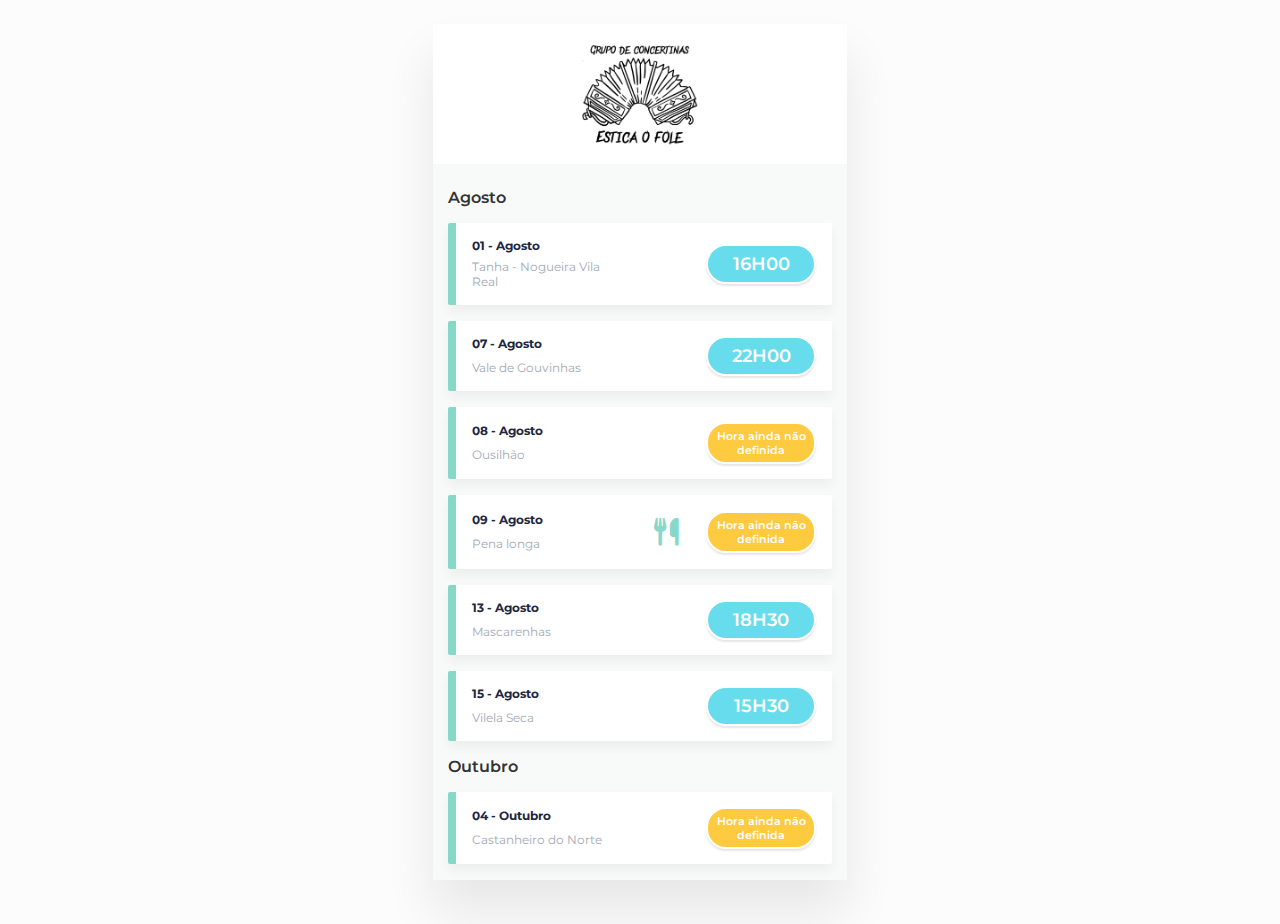
<file: index.html>
<!DOCTYPE html>
<html lang="en">
<head>
  <meta charset="UTF-8">
  <meta name="viewport" content="width=device-width, initial-scale=1.0">
  <meta http-equiv="X-UA-Compatible" content="ie=edge">
  <meta property="og:image" content="https://mca8.github.io/esticaofoleagenda/logo.png" />
  <title>Calendar Estica o Fole</title>
  <link rel="icon" href="esticaofole-favicon.jpg" sizes="32x32" />
  <link href="https://fonts.googleapis.com/css?family=Montserrat:400,600,700" rel="stylesheet">
  <link rel="stylesheet" href="https://code.ionicframework.com/ionicons/2.0.1/css/ionicons.min.css">
  <link rel="stylesheet" href="https://cdnjs.cloudflare.com/ajax/libs/font-awesome/6.7.2/css/all.min.css" referrerpolicy="no-referrer" />
  <link rel="stylesheet" href="style.css">
</head>
<body>
  <div class="main-container-wrapper">
    <main>
      <div class="calendar-container">
        <div class="calendar-container__header">
          <div class="d-flex justify-center">
            <img src="logo.png" class="class-img" alt="Estica o Fole">
          </div>
          <!-- <h2 class="calendar-container__title"></h2> -->
        </div>
      </div>
      <div class="events-container containerJaneiro" style="display: none;">
        <span class="events__title">Janeiro</span>
        <ul class="events__list Janeiro"></ul>
      </div>
      <div class="events-container containerFevereiro" style="display: none;">
        <span class="events__title">Fevereiro</span>
        <ul class="events__list Fevereiro"></ul>
      </div>
      <div class="events-container containerMarco" style="display: none;">
        <span class="events__title">Março</span>
        <ul class="events__list Marco"></ul>
      </div>
      <div class="events-container containerAbril" style="display: none;">
        <span class="events__title">Abril</span>
        <ul class="events__list Abril"></ul>
      </div>
      <div class="events-container containerMaio" style="display: none;">
        <span class="events__title">Maio</span>
        <ul class="events__list Maio"></ul>
      </div>
      <div class="events-container containerJunho" style="display: none;">
        <span class="events__title">Junho</span>
        <ul class="events__list Junho"></ul>
      </div>
      <div class="events-container containerJulho" style="display: none;">
        <span class="events__title">Julho</span>
        <ul class="events__list Julho"></ul>
      </div>
      <div class="events-container containerAgosto" style="display: none;">
        <span class="events__title">Agosto</span>
        <ul class="events__list Agosto"></ul>
      </div>
      <div class="events-container containerSetembro" style="display: none;">
        <span class="events__title">Setembro</span>
        <ul class="events__list Setembro"></ul>
      </div>
      <div class="events-container containerOutubro" style="display: none;">
        <span class="events__title">Outubro</span>
        <ul class="events__list Outubro"></ul>
      </div>
      <div class="events-container containerNovembro" style="display: none;">
        <span class="events__title">Novembro</span>
        <ul class="events__list Novembro"></ul>
      </div>
      <div class="events-container containerDezembro" style="display: none;">
        <span class="events__title">Dezembro</span>
        <ul class="events__list Dezembro"></ul>
      </div>
    </main>
  </div>


  <script src="https://cdnjs.cloudflare.com/ajax/libs/jquery/3.7.1/jquery.min.js"></script>

  <script>

  jQuery(function() {


    var dateIn = new Date();
    let dateMonth = dateIn.getMonth()+1;
    let day = dateIn.getDate();

    console.log('mes-'+dateMonth+' / day-'+day);


    var festas = [];

    jQuery.getJSON('festas_general.json', function(data) {


      jQuery.each(data.festas, function(i, f) {

        if(f.hour === 0){
          hour = '<span class="events__tag events__tag--highlighted">Hora ainda não definida</span>';
        }else{
          hour = '<span class="events__tag date_big">'+f.hour+'H'+f.min+'</span>';
        }
        if(f.dinner === 0){
          dinner = '';
        }else{
            dinner = '<i class="fa-solid fa-utensils"></i>';
        }

        
        var tblRow = '<li class="events__item day-'+f.day+'"><div class="events__item--left"><span class="events__name">'+ f.day +' - '+ f.month +'</span><span class="events__date">'+ f.local +'</span></div><span class="events__tag events__tag--dinner">'+dinner+'</span>'+hour+'</li>';


          // ADD to content
          jQuery(tblRow).appendTo('.container'+f.month+' .events__list.'+f.month+'');

          // Verify dates to last with now date
          if(f.month_number < dateMonth){
            jQuery('.container'+f.month).css('display', 'none');

          }else{
            if(f.month_number == dateMonth && f.day <= day){
              jQuery('.container'+f.month).find('.day-'+f.day).css('display', 'none');
            }else if(f.month_number == dateMonth && f.day > day){
              jQuery('.container'+f.month).css('display', 'block');
            }else if(f.month_number > dateMonth){
              jQuery('.container'+f.month).css('display', 'block');
            }
          }
   

        
      });

    });

  });
  </script>
</body>
</html>
</file>
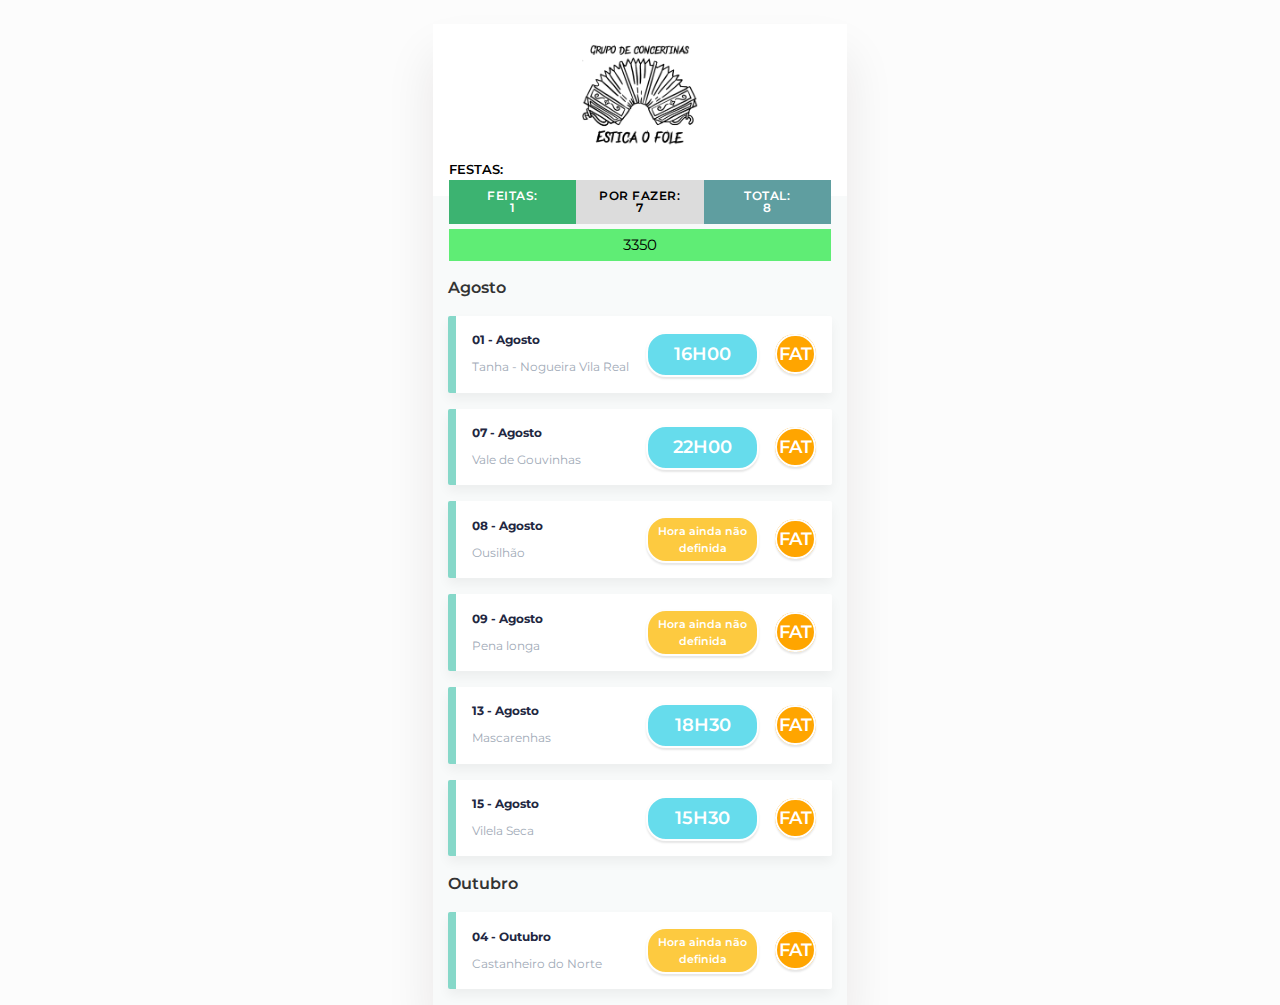
<file: admin.html>
<!DOCTYPE html>
<html lang="en">
<head>
  <meta charset="UTF-8">
  <meta name="viewport" content="width=device-width, initial-scale=1.0">
  <meta http-equiv="X-UA-Compatible" content="ie=edge">
  <title>Calendar Estica o Fole - Admin</title>
  <link rel="icon" href="esticaofole-favicon.jpg" sizes="32x32" />
  <link href="https://fonts.googleapis.com/css?family=Montserrat:400,600,700" rel="stylesheet">
  <link rel="stylesheet" href="https://code.ionicframework.com/ionicons/2.0.1/css/ionicons.min.css">
  <link rel="stylesheet" href="https://www.w3schools.com/w3css/4/w3.css">
  <link rel="stylesheet" href="style.css">
</head>
<body>
  <div class="w3-container">
    <div class="w3-modal modal_fat">
      <div class="w3-modal-content">
        <div class="w3-container">
          <span class="w3-button w3-display-topright close">&times;</span>
          <div class="fat_value">
            <p></p>
          </div>
        </div>
      </div>
    </div>
  </div>
  <div class="main-container-wrapper">
    <main>
      <div class="calendar-container">
        <div class="calendar-container__header">
          <div class="d-flex justify-center">
            <img src="logo.png" class="class-img" alt="Estica o Fole">
          </div>
          <!-- <h2 class="calendar-container__title"></h2> -->
        </div>
        <div class="count_festas">
          <p>festas:</p>
          <ul>
            <li><p>feitas: <br><span class="c-done"></span></p></li>
            <li><p>por fazer: <br><span class="c-open"></span></p></li>
            <li><p>total: <br><span class="c-total"></span></p></li>
          </ul>
        </div>
        <div class="count_festas_value"></div>
      </div>
      <div class="events-container containerJaneiro" style="display: none;">
        <span class="events__title">Janeiro</span>
        <ul class="events__list Janeiro"></ul>
      </div>
      <div class="events-container containerFevereiro" style="display: none;">
        <span class="events__title">Fevereiro</span>
        <ul class="events__list Fevereiro"></ul>
      </div>
      <div class="events-container containerMarco" style="display: none;">
        <span class="events__title">Março</span>
        <ul class="events__list Marco"></ul>
      </div>
      <div class="events-container containerAbril" style="display: none;">
        <span class="events__title">Abril</span>
        <ul class="events__list Abril"></ul>
      </div>
      <div class="events-container containerMaio" style="display: none;">
        <span class="events__title">Maio</span>
        <ul class="events__list Maio"></ul>
      </div>
      <div class="events-container containerJunho" style="display: none;">
        <span class="events__title">Junho</span>
        <ul class="events__list Junho"></ul>
      </div>
      <div class="events-container containerJulho" style="display: none;">
        <span class="events__title">Julho</span>
        <ul class="events__list Julho"></ul>
      </div>
      <div class="events-container containerAgosto" style="display: none;">
        <span class="events__title">Agosto</span>
        <ul class="events__list Agosto"></ul>
      </div>
      <div class="events-container containerSetembro" style="display: none;">
        <span class="events__title">Setembro</span>
        <ul class="events__list Setembro"></ul>
      </div>
      <div class="events-container containerOutubro" style="display: none;">
        <span class="events__title">Outubro</span>
        <ul class="events__list Outubro"></ul>
      </div>
      <div class="events-container containerNovembro" style="display: none;">
        <span class="events__title">Novembro</span>
        <ul class="events__list Novembro"></ul>
      </div>
      <div class="events-container containerDezembro" style="display: none;">
        <span class="events__title">Dezembro</span>
        <ul class="events__list Dezembro"></ul>
      </div>
    </main>
  </div>


  <script src="https://cdnjs.cloudflare.com/ajax/libs/jquery/3.7.1/jquery.min.js"></script>

  <script>

  jQuery(function() {


    var dateIn = new Date();
    let dateMonth = dateIn.getMonth()+1;
    let day = dateIn.getDate();
    let count_festas_done = 0;
    let count_festas_open = 0;
    let count_festas_total = 0;
    let festas_total_value = 0;



    var festas = [];

    jQuery.getJSON('festas_general.json', function(data) {


      jQuery.each(data.festas, function(i, f) {

        if(f.hour === 0){
          hour = '<span class="events__tag events__tag--highlighted">Hora ainda não definida</span>';
        }else{
          hour = '<span class="events__tag date_big">'+f.hour+'H'+f.min+'</span>';
        }

        if(f.fat === 0){
          fat = '';
        }else{
          fat = '<button class="btn" data-value="'+f.value+'"><span class="events__tag date_big fat_block">FAT</span></button>';
        }

        var tblRow = '<li class="events__item day-'+f.day+'"><div class="events__item--left"><span class="events__name">'+ f.day +' - '+ f.month +'</span><span class="events__date">'+ f.local +'</span></div>'+hour+' '+fat+'</li>';


          // ADD to content
          jQuery(tblRow).appendTo('.container'+f.month+' .events__list.'+f.month+'');

          // Verify dates to last with now date
          if(f.month_number < dateMonth){
            jQuery('.container'+f.month).css('display', 'none');
            jQuery('.container'+f.month).find('.day-'+f.day).css('display', 'none').addClass('festa-done');

          }else{
            if(f.month_number == dateMonth && f.day <= day){
              jQuery('.container'+f.month).find('.day-'+f.day).css('display', 'none').addClass('festa-done');
            }else if(f.month_number == dateMonth && f.day > day){
              jQuery('.container'+f.month).css('display', 'block');
              jQuery('.container'+f.month).find('.day-'+f.day).addClass('festa-open');
            }else if(f.month_number > dateMonth){
              jQuery('.container'+f.month).css('display', 'block');
              jQuery('.container'+f.month).find('.day-'+f.day).addClass('festa-open');
            }
          }

          count_festas_done = jQuery('.festa-done').length;
          count_festas_open = jQuery('.festa-open').length;
          festas_total_value += f.value;

          jQuery('.btn').click(function(){
            fat_value = jQuery(this).attr('data-value');
            jQuery('.modal_fat').find('.fat_value').html('<p>'+fat_value+'€</p>');
            jQuery('.modal_fat').css('display', 'block');
          });
      });

      count_festas_total = count_festas_done + count_festas_open;

      jQuery('.count_festas').find('.c-total').text(count_festas_total);
      jQuery('.count_festas').find('.c-done').text(count_festas_done);
      jQuery('.count_festas').find('.c-open').text(count_festas_open);
      jQuery('.count_festas_value').text(festas_total_value);

    });

    jQuery('.modal_fat .close').click(function(){
      jQuery('.modal_fat').css('display', 'none');
    });

  });
  </script>
</body>
</html>
</file>
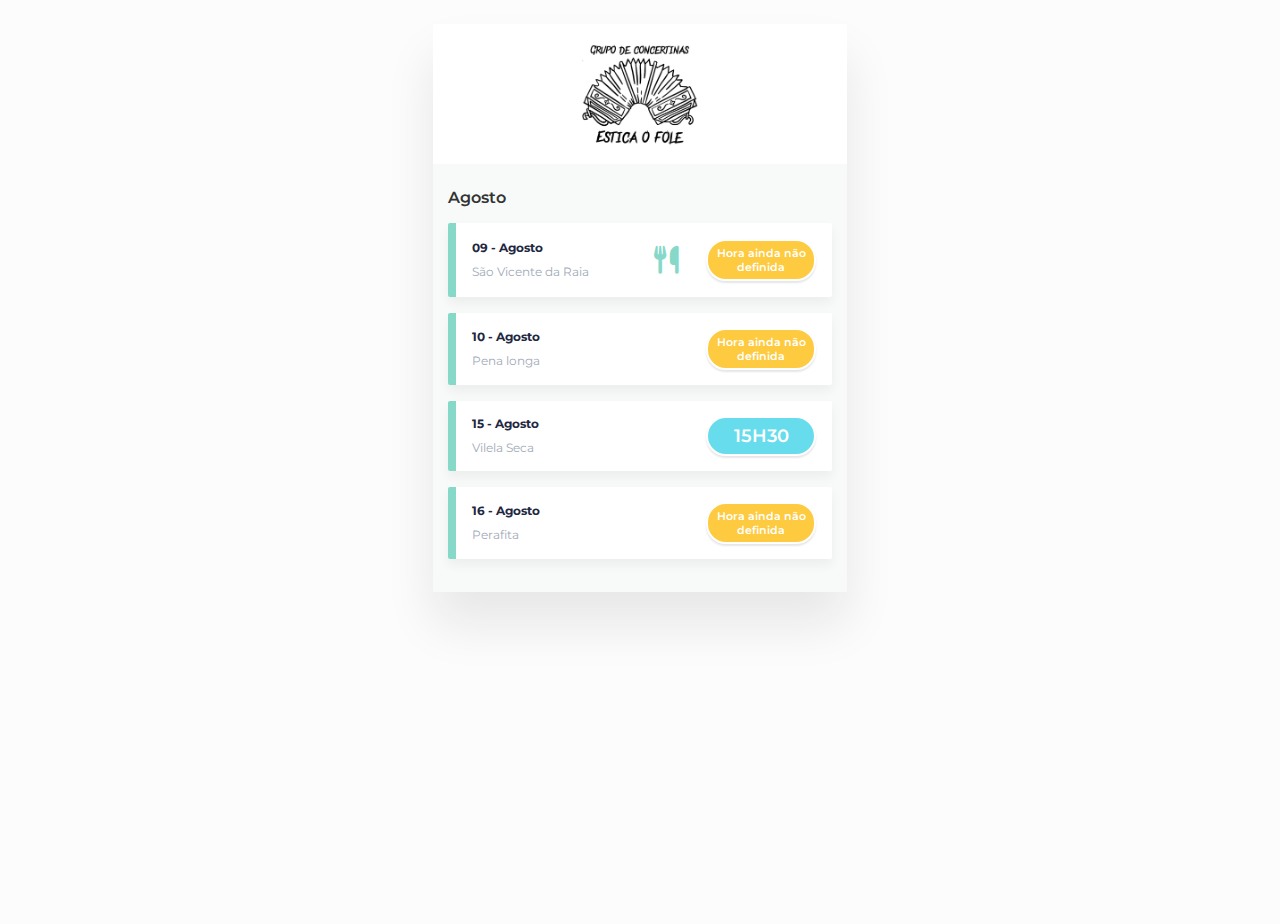
<file: calendar-25.html>
<!DOCTYPE html>
<html lang="en">
<head>
  <meta charset="UTF-8">
  <meta name="viewport" content="width=device-width, initial-scale=1.0">
  <meta http-equiv="X-UA-Compatible" content="ie=edge">
  <meta property="og:image" content="https://mca8.github.io/calendaresticaofole/logo.png" />
  <title>Calendar Estica o Fole</title>
  <link rel="icon" href="esticaofole-favicon.jpg" sizes="32x32" />
  <link href="https://fonts.googleapis.com/css?family=Montserrat:400,600,700" rel="stylesheet">
  <link rel="stylesheet" href="https://code.ionicframework.com/ionicons/2.0.1/css/ionicons.min.css">
  <link rel="stylesheet" href="https://cdnjs.cloudflare.com/ajax/libs/font-awesome/6.7.2/css/all.min.css" referrerpolicy="no-referrer" />
  <link rel="stylesheet" href="style.css">
</head>
<body>
  <div class="main-container-wrapper">
    <main>
      <div class="calendar-container">
        <div class="calendar-container__header">
          <div class="d-flex justify-center">
            <img src="logo.png" class="class-img" alt="Estica o Fole">
          </div>
          <!-- <h2 class="calendar-container__title"></h2> -->
        </div>
      </div>
      <div class="events-container containerJaneiro" style="display: none;">
        <span class="events__title">Janeiro</span>
        <ul class="events__list Janeiro"></ul>
      </div>
      <div class="events-container containerFevereiro" style="display: none;">
        <span class="events__title">Fevereiro</span>
        <ul class="events__list Fevereiro"></ul>
      </div>
      <div class="events-container containerMarco" style="display: none;">
        <span class="events__title">Março</span>
        <ul class="events__list Marco"></ul>
      </div>
      <div class="events-container containerAbril" style="display: none;">
        <span class="events__title">Abril</span>
        <ul class="events__list Abril"></ul>
      </div>
      <div class="events-container containerMaio" style="display: none;">
        <span class="events__title">Maio</span>
        <ul class="events__list Maio"></ul>
      </div>
      <div class="events-container containerJunho" style="display: none;">
        <span class="events__title">Junho</span>
        <ul class="events__list Junho"></ul>
      </div>
      <div class="events-container containerJulho" style="display: none;">
        <span class="events__title">Julho</span>
        <ul class="events__list Julho"></ul>
      </div>
      <div class="events-container containerAgosto" style="display: none;">
        <span class="events__title">Agosto</span>
        <ul class="events__list Agosto"></ul>
      </div>
      <div class="events-container containerSetembro" style="display: none;">
        <span class="events__title">Setembro</span>
        <ul class="events__list Setembro"></ul>
      </div>
      <div class="events-container containerOutubro" style="display: none;">
        <span class="events__title">Outubro</span>
        <ul class="events__list Outubro"></ul>
      </div>
      <div class="events-container containerNovembro" style="display: none;">
        <span class="events__title">Novembro</span>
        <ul class="events__list Novembro"></ul>
      </div>
      <div class="events-container containerDezembro" style="display: none;">
        <span class="events__title">Dezembro</span>
        <ul class="events__list Dezembro"></ul>
      </div>
    </main>
  </div>


  <script src="https://cdnjs.cloudflare.com/ajax/libs/jquery/3.7.1/jquery.min.js"></script>

  <script>

  jQuery(function() {


    var dateIn = new Date();
    let dateMonth = dateIn.getMonth()+1;
    let day = dateIn.getDate();

    console.log('mes-'+dateMonth+' / day-'+day);


    var festas = [];

    jQuery.getJSON('festas_25.json', function(data) {


      jQuery.each(data.festas, function(i, f) {

        if(f.hour === 0){
          hour = '<span class="events__tag events__tag--highlighted">Hora ainda não definida</span>';
        }else{
          hour = '<span class="events__tag date_big">'+f.hour+'H'+f.min+'</span>';
        }
        if(f.dinner === 0){
          dinner = '';
        }else{
            dinner = '<i class="fa-solid fa-utensils"></i>';
        }

        
        var tblRow = '<li class="events__item day-'+f.day+'"><div class="events__item--left"><span class="events__name">'+ f.day +' - '+ f.month +'</span><span class="events__date">'+ f.local +'</span></div><span class="events__tag events__tag--dinner">'+dinner+'</span>'+hour+'</li>';


          // ADD to content
          jQuery(tblRow).appendTo('.container'+f.month+' .events__list.'+f.month+'');

          // Verify dates to last with now date
          if(f.month_number < dateMonth){
            jQuery('.container'+f.month).css('display', 'none');

          }else{
            if(f.month_number == dateMonth && f.day <= day){
              jQuery('.container'+f.month).find('.day-'+f.day).css('display', 'none');
            }else if(f.month_number == dateMonth && f.day > day){
              jQuery('.container'+f.month).css('display', 'block');
            }else if(f.month_number > dateMonth){
              jQuery('.container'+f.month).css('display', 'block');
            }
          }
   

        
      });

    });

  });
  </script>
</body>
</html>
</file>
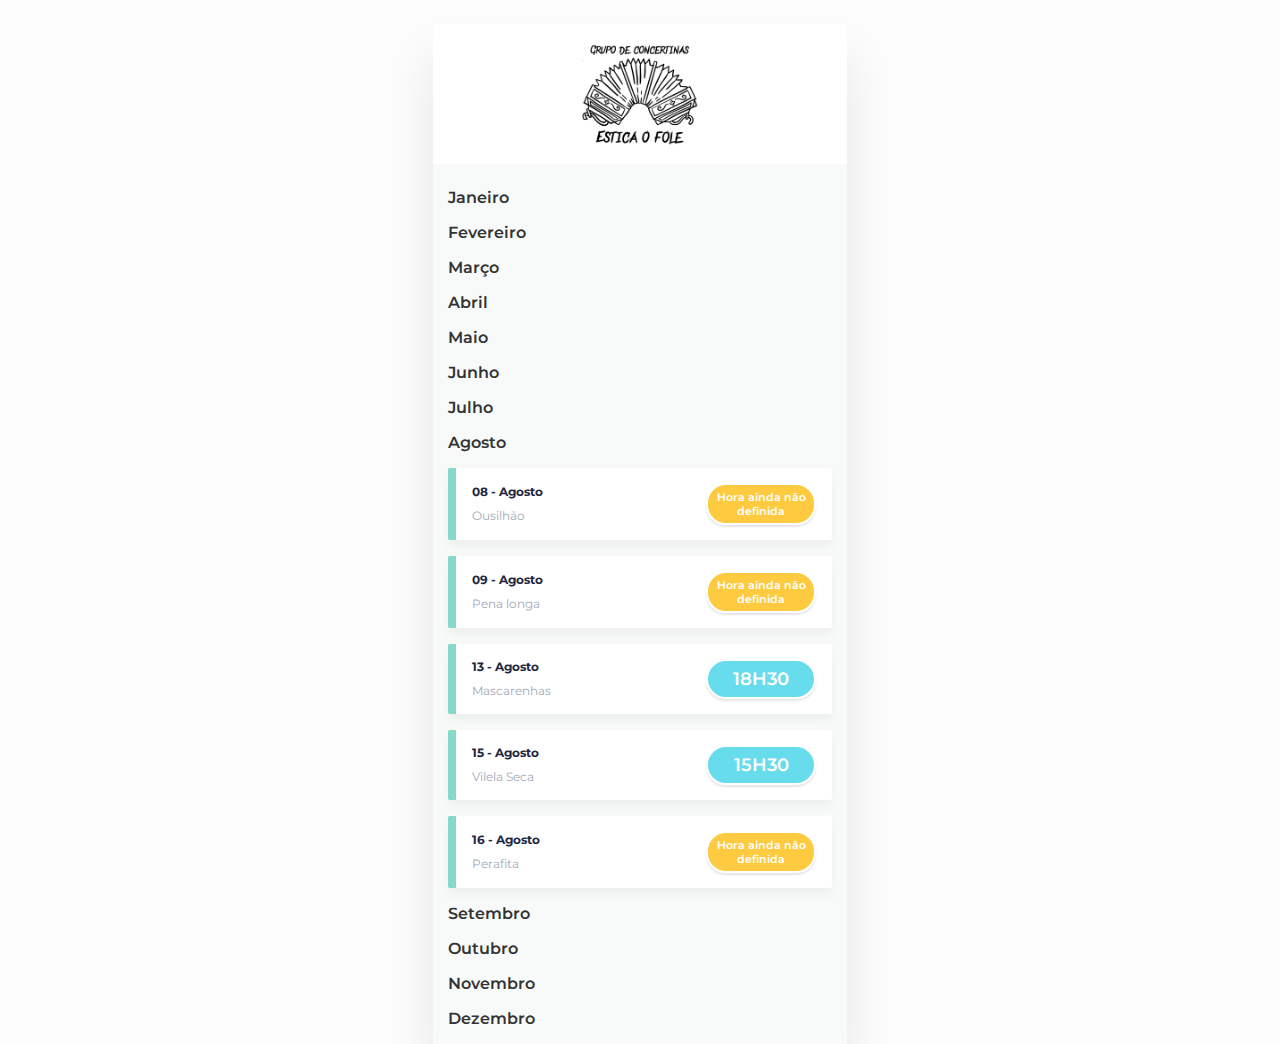
<file: calendar-26.html>
<!DOCTYPE html>
<html lang="en">
<head>
  <meta charset="UTF-8">
  <meta name="viewport" content="width=device-width, initial-scale=1.0">
  <meta http-equiv="X-UA-Compatible" content="ie=edge">
  <meta property="og:image" content="https://mca8.github.io/calendaresticaofole/logo.png" />
  <title>Calendar Estica o Fole</title>
  <link rel="icon" href="esticaofole-favicon.jpg" sizes="32x32" />
  <link href="https://fonts.googleapis.com/css?family=Montserrat:400,600,700" rel="stylesheet">
  <link rel="stylesheet" href="https://code.ionicframework.com/ionicons/2.0.1/css/ionicons.min.css">
  <link rel="stylesheet" href="https://cdnjs.cloudflare.com/ajax/libs/font-awesome/6.7.2/css/all.min.css" referrerpolicy="no-referrer" />
  <link rel="stylesheet" href="style.css">
</head>
<body>
  <div class="main-container-wrapper">
    <main>
      <div class="calendar-container">
        <div class="calendar-container__header">
          <div class="d-flex justify-center">
            <img src="logo.png" class="class-img" alt="Estica o Fole">
          </div>
          <!-- <h2 class="calendar-container__title"></h2> -->
        </div>
      </div>
      <div class="events-container containerJaneiro">
        <span class="events__title">Janeiro</span>
        <ul class="events__list Janeiro"></ul>
      </div>
      <div class="events-container containerFevereiro">
        <span class="events__title">Fevereiro</span>
        <ul class="events__list Fevereiro"></ul>
      </div>
      <div class="events-container containerMarco">
        <span class="events__title">Março</span>
        <ul class="events__list Marco"></ul>
      </div>
      <div class="events-container containerAbril">
        <span class="events__title">Abril</span>
        <ul class="events__list Abril"></ul>
      </div>
      <div class="events-container containerMaio">
        <span class="events__title">Maio</span>
        <ul class="events__list Maio"></ul>
      </div>
      <div class="events-container containerJunho">
        <span class="events__title">Junho</span>
        <ul class="events__list Junho"></ul>
      </div>
      <div class="events-container containerJulho">
        <span class="events__title">Julho</span>
        <ul class="events__list Julho"></ul>
      </div>
      <div class="events-container containerAgosto">
        <span class="events__title">Agosto</span>
        <ul class="events__list Agosto"></ul>
      </div>
      <div class="events-container containerSetembro">
        <span class="events__title">Setembro</span>
        <ul class="events__list Setembro"></ul>
      </div>
      <div class="events-container containerOutubro">
        <span class="events__title">Outubro</span>
        <ul class="events__list Outubro"></ul>
      </div>
      <div class="events-container containerNovembro">
        <span class="events__title">Novembro</span>
        <ul class="events__list Novembro"></ul>
      </div>
      <div class="events-container containerDezembro">
        <span class="events__title">Dezembro</span>
        <ul class="events__list Dezembro"></ul>
      </div>
    </main>
  </div>


  <script src="https://cdnjs.cloudflare.com/ajax/libs/jquery/3.7.1/jquery.min.js"></script>

  <script>

  jQuery(function() {


    var dateIn = new Date();
    let dateMonth = dateIn.getMonth()+1;
    let day = dateIn.getDate();

    console.log('mes-'+dateMonth+' / day-'+day);


    var festas = [];

    jQuery.getJSON('festas_26.json', function(data) {


      jQuery.each(data.festas, function(i, f) {

        if(f.hour === 0){
          hour = '<span class="events__tag events__tag--highlighted">Hora ainda não definida</span>';
        }else{
          hour = '<span class="events__tag date_big">'+f.hour+'H'+f.min+'</span>';
        }
        if(f.dinner === 0){
          dinner = '';
        }else{
            dinner = '<i class="fa-solid fa-utensils"></i>';
        }

        
        var tblRow = '<li class="events__item day-'+f.day+'"><div class="events__item--left"><span class="events__name">'+ f.day +' - '+ f.month +'</span><span class="events__date">'+ f.local +'</span></div><span class="events__tag events__tag--dinner">'+dinner+'</span>'+hour+'</li>';


          // ADD to content
          jQuery(tblRow).appendTo('.container'+f.month+' .events__list.'+f.month+'');

          // Verify dates to last with now date
          if(f.month_number < dateMonth){
            //jQuery('.container'+f.month).css('display', 'none');

          }else{
            if(f.month_number == dateMonth && f.day <= day){
              //jQuery('.container'+f.month).find('.day-'+f.day).css('display', 'none');
            }else if(f.month_number == dateMonth && f.day > day){
              jQuery('.container'+f.month).css('display', 'block');
            }else if(f.month_number > dateMonth){
              jQuery('.container'+f.month).css('display', 'block');
            }
          }
   

        
      });

    });

  });
  </script>
</body>
</html>
</file>
<file: style.css>
* {
    margin: 0;
    padding: 0;
    box-sizing: border-box;
  }
  
  html,
  body {
    height: 100%;
  }
  
  body {
    -webkit-font-smoothing: antialiased;
    font-family: "Montserrat", sans-serif;
    text-rendering: optimizeLegibility;
    background: #fcfcfc;
  }
  img {
    max-width: 100%;
    height: auto;
  }
  .class-img{
    max-width: 35%;
  }
  .d-flex {
    display: flex;
  }
  .justify-center{
    justify-content: center;
  }
  .mock-up-link {
    display: none;
  }
  @media (min-width: 768px) {
    .mock-up-link {
      display: block;
    }
  }
  
  .main-container-wrapper {
    background-color: #f8fafa;
    min-width: 320px;
    min-height: 568px;
    max-width: 414px;
    overflow-y: auto;
  }
  @media (min-width: 415px) {
    .main-container-wrapper {
      -moz-box-shadow: 0px 32px 47px rgba(32, 23, 23, 0.09);
      -webkit-box-shadow: 0px 32px 47px rgba(32, 23, 23, 0.09);
      box-shadow: 0px 32px 47px rgba(32, 23, 23, 0.09);
      margin: 24px auto;
    }
  }
  
  header {
    background-color: #fff;
    display: flex;
    height: 58px;
    justify-content: space-between;
    overflow: hidden;
    position: relative;
  }
  
  .header__btn {
    background-color: #86d8c9;
    border: 2px solid #fff;
    border-radius: 50%;
    -moz-box-shadow: 0 2px 2px rgba(0, 0, 0, 0.1);
    -webkit-box-shadow: 0 2px 2px rgba(0, 0, 0, 0.1);
    box-shadow: 0 2px 2px rgba(0, 0, 0, 0.1);
    cursor: pointer;
    height: 80px;
    padding-top: 18px;
    position: absolute;
    top: -25px;
    width: 80px;
  }
  .header__btn:hover, .header__btn:focus {
    background: #67cebb;
    transition: all 0.3s ease-in;
    outline: none;
  }
  .header__btn .icon {
    display: inline-block;
  }
  .header__btn--left {
    left: -25px;
    padding-left: 38px;
    text-align: left;
  }
  .header__btn--right {
    padding-right: 32px;
    right: -25px;
    text-align: right;
  }
  
  .calendar-container {
    background-color: #fff;
    padding: 16px;
    margin-bottom: 24px;
  }
  .calendar-container__header {
    display: flex;
    justify-content: space-between;
  }
  .calendar-container__btn {
    background: transparent;
    border: 0;
    cursor: pointer;
    font-size: 16px;
    outline: none;
    color: #e9e8e8;
  }
  .calendar-container__btn:hover, .calendar-container__btn:focus {
    color: #9faab7;
    transition: all 0.3s ease-in;
  }
  .calendar-container__title {
    color: #222741;
    font-size: 20px;
    font-weight: 700;
  }
  
  .calendar-table {
    margin-top: 12px;
    width: 100%;
  }
  .calendar-table__item {
    border: 2px solid transparent;
    border-radius: 50%;
    color: #424588;
    font-size: 12px;
    font-weight: 700;
    width: 100%;
    height: 100%;
    display: flex;
    align-items: center;
    justify-content: center;
    cursor: pointer;
  }
  .calendar-table__item:hover {
    background: #f8fafa;
    -moz-box-shadow: 0px 2px 2px rgba(0, 0, 0, 0.1);
    -webkit-box-shadow: 0px 2px 2px rgba(0, 0, 0, 0.1);
    box-shadow: 0px 2px 2px rgba(0, 0, 0, 0.1);
    transition: 0.2s all ease-in;
  }
  .calendar-table__row {
    display: flex;
    justify-content: center;
  }
  .calendar-table__header {
    border-bottom: 2px solid #f2f6f8;
    margin-bottom: 4px;
  }
  .calendar-table__header .calendar-table__col {
    display: inline-block;
    color: #99a4ae;
    font-size: 12px;
    font-weight: 700;
    padding: 12px 3px;
    text-align: center;
    text-transform: uppercase;
    width: 40px;
    height: 38px;
  }
    .count_festas p {
        font-weight: 600;
        margin: 12px 0 0px;
        text-transform: uppercase;
        font-size: 13px;
    }
    .count_festas ul {
        list-style: none;
    }
    .count_festas ul li p {
        text-transform: uppercase;
        font-weight: 600;
        font-size: 12px;
        line-height: 12px;
        margin-top: 0;
        margin-bottom: 0px;
        text-align: center;
        padding: 10px;
        letter-spacing: .5px;
        background: gainsboro;
    }
     .count_festas ul li {
        width: 33.333%;
        float: left;
    }
    .count_festas ul li:first-child p {
        color: white;
        background: mediumseagreen;
    }
    .count_festas ul li:last-child p {
        background: cadetblue;
        color: white;
    }
    span.events__tag.fat_block {
        background: orange;
    }
    button.btn {
        background: transparent;
        border: 0;
        padding: 0;
        margin: 0;
        height: 40px;
        width: auto;
        cursor: pointer;
    }
    .w3-modal-content {
        width: 300px;
    }
    .fat_value {
        padding: 30px 0;
        text-align: center;
        font-size: 20px;
    }
    span.w3-button.close {
        font-size: 28px;
        padding: 0px 15px;
        background-color: #ccc !important;
    }
    .count_festas_value {
        width: 100%;
        float: left;
        text-align: center;
        background: #5fed75;
        padding: 5px 0;
        margin: 5px 0 15px;
    }
    .event_dinner {
        width: 45px;
        height: 45px;
        padding-top: 7px;
        opacity:0;
    }
    .event_dinner svg {
        fill: #86d8c9;
    }
    @media (max-width:767px){
        .w3-modal-content {
            width: 100%;
        }
    }
  @media (min-width: 360px) {
    .calendar-table__header .calendar-table__col {
      width: 46px;
    }
  }
  @media (min-width: 410px) {
    .calendar-table__header .calendar-table__col {
      width: 54px;
    }
  }
  .calendar-table__body .calendar-table__col {
    width: 40px;
    height: 42px;
    padding-bottom: 2px;
  }
  @media (min-width: 360px) {
    .calendar-table__body .calendar-table__col {
      width: 46px;
      height: 48px;
    }
  }
  @media (min-width: 410px) {
    .calendar-table__body .calendar-table__col {
      width: 54px;
      height: 56px;
    }
  }
  .calendar-table__today .calendar-table__item {
    border-color: #fefefe;
    background-color: #f2f6f8;
    -moz-box-shadow: 0px 2px 2px rgba(0, 0, 0, 0.1);
    -webkit-box-shadow: 0px 2px 2px rgba(0, 0, 0, 0.1);
    box-shadow: 0px 2px 2px rgba(0, 0, 0, 0.1);
  }
  .calendar-table__event .calendar-table__item {
    background-color: #66dcec;
    border-color: #fefefe;
    -moz-box-shadow: 0px 2px 2px rgba(0, 0, 0, 0.1);
    -webkit-box-shadow: 0px 2px 2px rgba(0, 0, 0, 0.1);
    box-shadow: 0px 2px 2px rgba(0, 0, 0, 0.1);
    color: #fff;
  }
  .calendar-table__event--long {
    overflow-x: hidden;
  }
  .calendar-table__event--long .calendar-table__item {
    border-radius: 0;
    border-width: 2px 0;
  }
  .calendar-table__event--start .calendar-table__item {
    border-left: 2px solid #fff;
    border-radius: 50% 0 0 50%;
  }
  .calendar-table__event--start.calendar-table__col:last-child .calendar-table__item {
    border-width: 2px;
  }
  .calendar-table__event--end .calendar-table__item {
    border-right: 2px solid #fff;
    border-radius: 0 50% 50% 0;
  }
  .calendar-table__event--end.calendar-table__col:first-child .calendar-table__item {
    border-width: 2px;
  }
  .calendar-table__inactive .calendar-table__item {
    color: #dcdce3;
    cursor: default;
  }
  .calendar-table__inactive .calendar-table__item:hover {
    background: transparent;
    box-shadow: none;
  }
  .calendar-table__inactive.calendar-table__event .calendar-table__item {
    color: #fff;
    opacity: 0.25;
  }
  .calendar-table__inactive.calendar-table__event .calendar-table__item:hover {
    background: #66dcec;
    -moz-box-shadow: 0px 2px 2px rgba(0, 0, 0, 0.1);
    -webkit-box-shadow: 0px 2px 2px rgba(0, 0, 0, 0.1);
    box-shadow: 0px 2px 2px rgba(0, 0, 0, 0.1);
  }
  span.events__tag.date_big {
    padding: 7px 2px;
    font-size: 18px;
  }
  .events-container {
    padding: 0 15px;
  }
  
  .events__title {
    color: #333;
    display: inline-block;
    font-size: 16px;
    font-weight: 600;
    margin-bottom: 16px;
  }
  .events__tag {
    background: #66dcec;
    border: 2px solid #fefefe;
    -moz-box-shadow: 0px 2px 2px rgba(0, 0, 0, 0.1);
    -webkit-box-shadow: 0px 2px 2px rgba(0, 0, 0, 0.1);
    box-shadow: 0px 2px 2px rgba(0, 0, 0, 0.1);
    border-radius: 20px;
    color: #fff;
    font-size: 11px;
    font-weight: 600;
    width: 185px;
    margin-left: 16px;
    padding: 5px 2px;
    text-align: center;
}
  .events__tag--highlighted {
    background: #fdca40;
  }
  .events__item {
    background: #fff;
    border-left: 8px solid #86d8c9;
    border-radius: 2px;
    -moz-box-shadow: 0px 6px 12px rgba(0, 0, 0, 0.05);
    -webkit-box-shadow: 0px 6px 12px rgba(0, 0, 0, 0.05);
    box-shadow: 0px 6px 12px rgba(0, 0, 0, 0.05);
    padding: 15px 16px;
    display: flex;
    justify-content: space-between;
    align-items: center;
    margin-bottom: 16px;
  }
  .events__item--left {
    width: calc(100% - 76px);
  }
  .events__name {
    font-size: 12px;
    font-weight: 700;
    color: #222741;
    display: block;
    margin-bottom: 6px;
  }
  .events__date {
    font-size: 12px;
    color: #9faab7;
    display: inline-block;
  }
span.events__tag.events__tag--dinner {
    background: transparent;
    color: #86d8c9;
    border: 0 !important;
    box-shadow: none;
    font-size: 28px;
    width: 80px;
}
</file>
